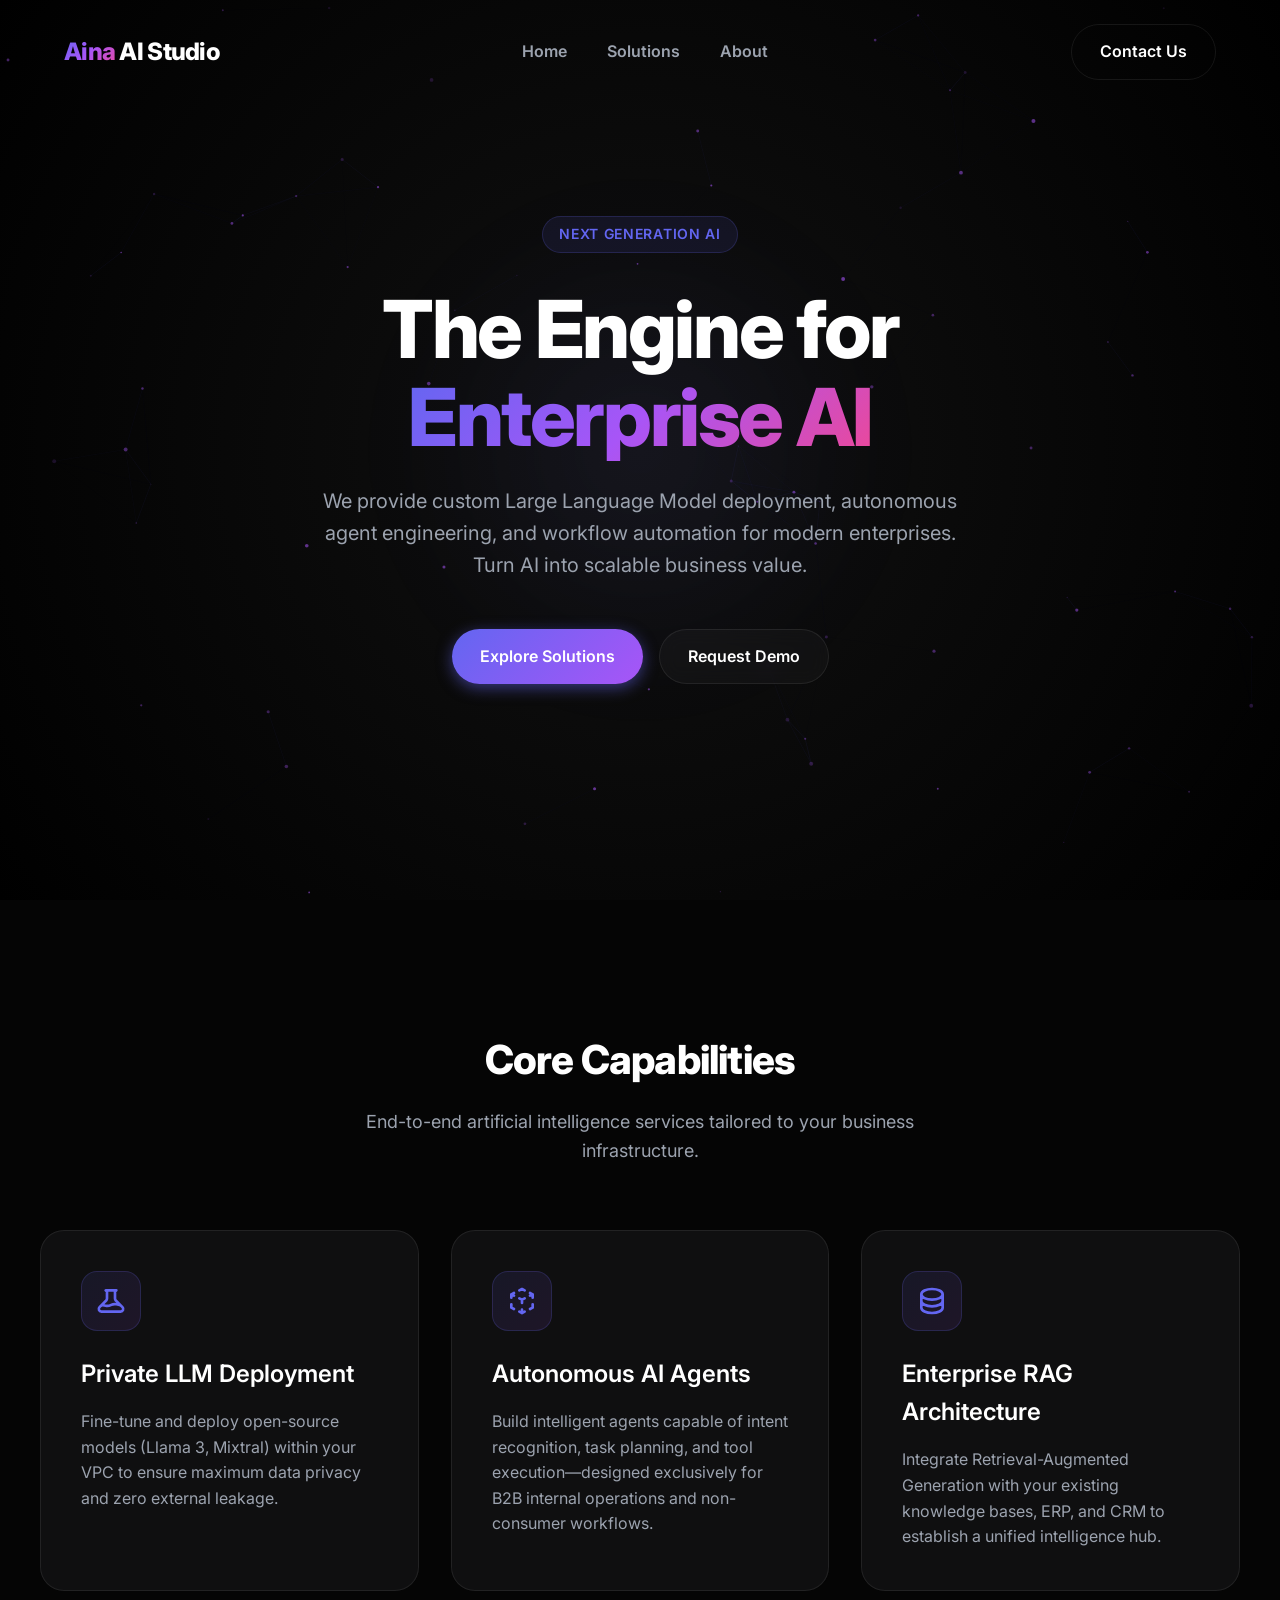
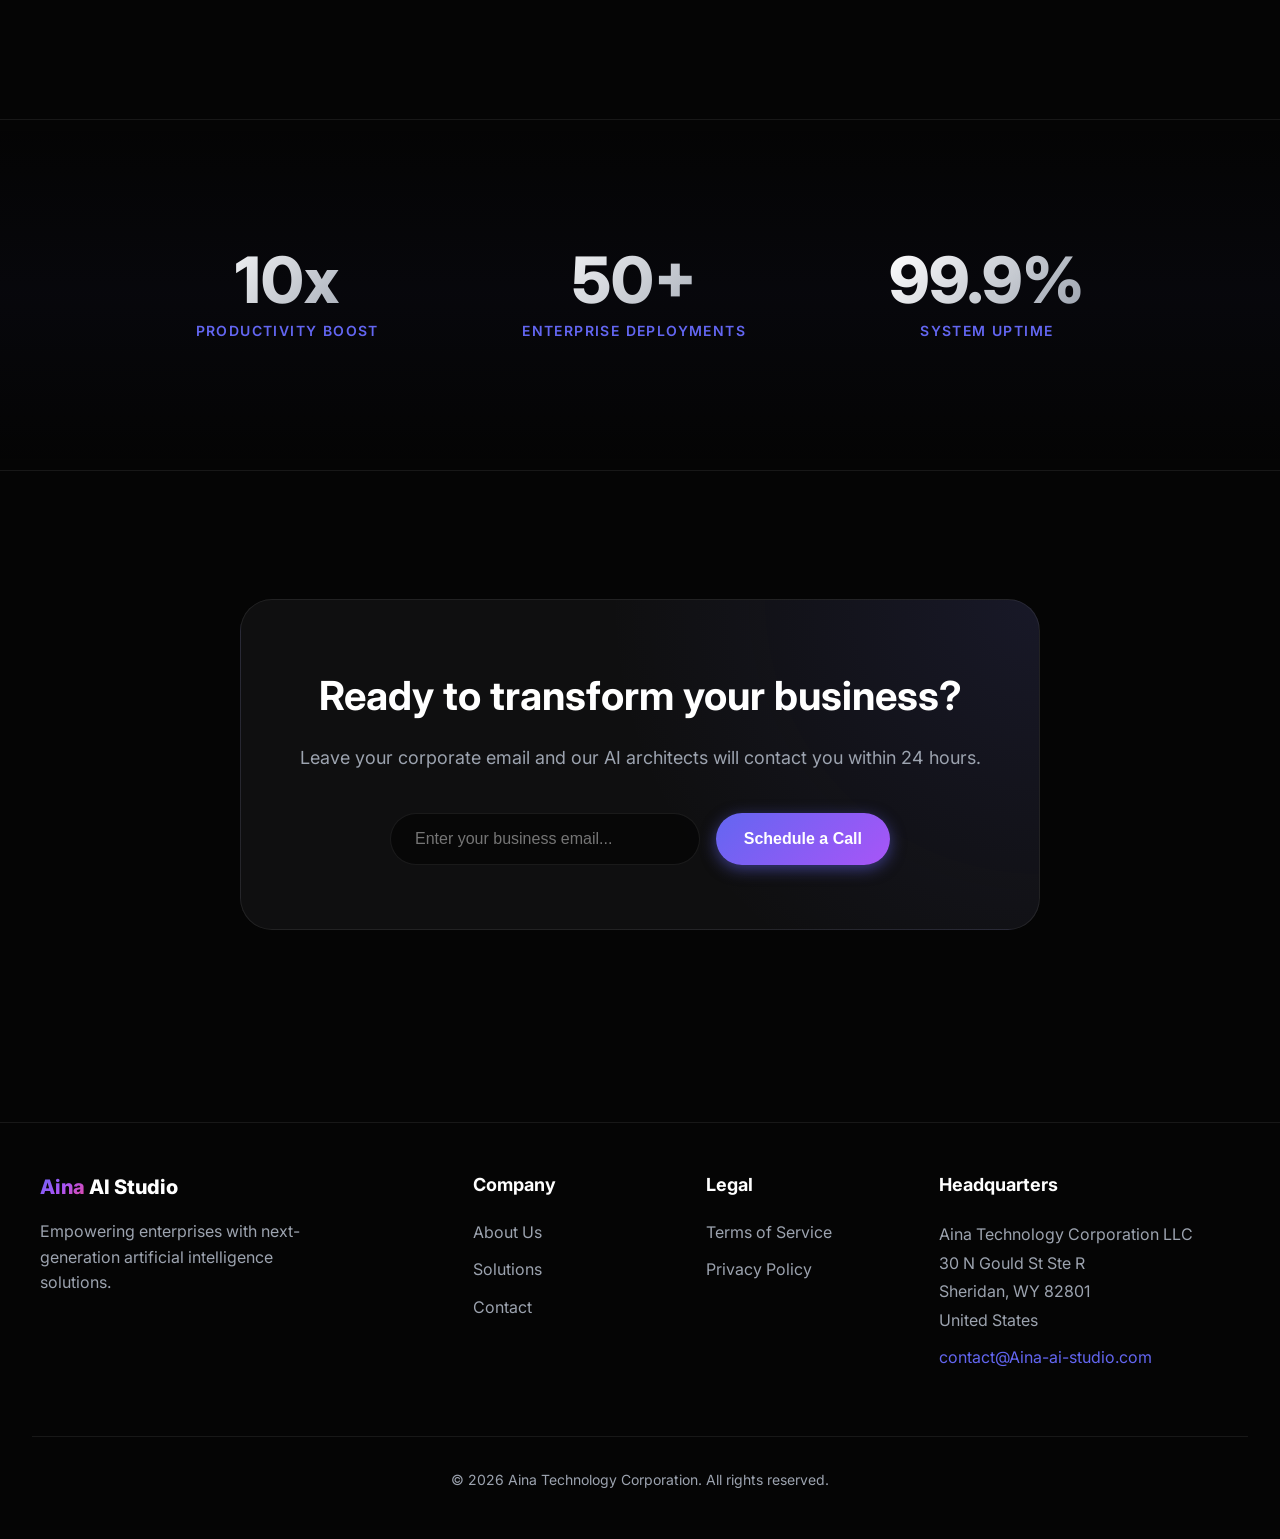
<file: index.html>
<!DOCTYPE html>
<html lang="en">
<head>
    <meta charset="UTF-8">
    <meta name="viewport" content="width=device-width, initial-scale=1.0">
    <meta name="description" content="Aina Technology Corporation - Leading enterprise AI solutions provider. Custom LLM deployment and autonomous agents.">
    <title>Aina Technology Corporation | Enterprise AI Solutions</title>
    <!-- Google Fonts: Inter -->
    <link rel="preconnect" href="https://fonts.googleapis.com">
    <link rel="preconnect" href="https://fonts.gstatic.com" crossorigin>
    <link href="https://fonts.googleapis.com/css2?family=Inter:wght@300;400;600;800&display=swap" rel="stylesheet">
    <link rel="stylesheet" href="styles.css">
</head>
<body>
    <!-- Background Canvas for Particles -->
    <canvas id="bg-canvas"></canvas>

    <!-- Navigation -->
    <nav class="navbar">
        <div class="logo">
            <span class="gradient-text">Aina</span> AI Studio
        </div>
        <ul class="nav-links">
            <li><a href="#home">Home</a></li>
            <li><a href="#services">Solutions</a></li>
            <li><a href="#about">About</a></li>
        </ul>
        <a href="#contact" class="btn btn-outline">Contact Us</a>
    </nav>

    <!-- Hero Section -->
    <section id="home" class="hero">
        <div class="hero-content">
            <div class="badge">Next Generation AI</div>
            <h1 class="hero-title">The Engine for<br><span class="gradient-text">Enterprise AI</span></h1>
            <p class="hero-subtitle">
                We provide custom Large Language Model deployment, autonomous agent engineering, and workflow automation for modern enterprises. Turn AI into scalable business value.
            </p>
            <div class="hero-actions">
                <a href="#services" class="btn btn-primary">Explore Solutions</a>
                <a href="#contact" class="btn btn-secondary">Request Demo</a>
            </div>
        </div>
    </section>

    <!-- Services Section -->
    <section id="services" class="services section-padding">
        <div class="section-header">
            <h2 class="section-title">Core Capabilities</h2>
            <p class="section-desc">End-to-end artificial intelligence services tailored to your business infrastructure.</p>
        </div>
        <div class="services-grid">
            <div class="service-card reveal">
                <div class="icon-wrapper">
                    <svg fill="none" stroke="currentColor" viewBox="0 0 24 24" xmlns="http://www.w3.org/2000/svg"><path stroke-linecap="round" stroke-linejoin="round" stroke-width="2" d="M19.428 15.428a2 2 0 00-1.022-.547l-2.387-.477a6 6 0 00-3.86.517l-.318.158a6 6 0 01-3.86.517L6.05 15.21a2 2 0 00-1.806.547M8 4h8l-1 1v5.172a2 2 0 00.586 1.414l5 5c1.26 1.26.367 3.414-1.415 3.414H4.828c-1.782 0-2.674-2.154-1.414-3.414l5-5A2 2 0 009 10.172V5L8 4z"></path></svg>
                </div>
                <h3>Private LLM Deployment</h3>
                <p>Fine-tune and deploy open-source models (Llama 3, Mixtral) within your VPC to ensure maximum data privacy and zero external leakage.</p>
            </div>
            <div class="service-card reveal" style="transition-delay: 0.1s;">
                <div class="icon-wrapper">
                    <svg fill="none" stroke="currentColor" viewBox="0 0 24 24" xmlns="http://www.w3.org/2000/svg"><path stroke-linecap="round" stroke-linejoin="round" stroke-width="2" d="M14 10l-2 1m0 0l-2-1m2 1v2.5M20 7l-2 1m2-1l-2-1m2 1v2.5M14 4l-2-1-2 1M4 7l2-1M4 7l2 1M4 7v2.5M12 21l-2-1m2 1l2-1m-2 1v-2.5M6 18l-2-1v-2.5M18 18l2-1v-2.5"></path></svg>
                </div>
                <h3>Autonomous AI Agents</h3>
                <p>Build intelligent agents capable of intent recognition, task planning, and tool execution—designed exclusively for B2B internal operations and non-consumer workflows.</p>
            </div>
            <div class="service-card reveal" style="transition-delay: 0.2s;">
                <div class="icon-wrapper">
                    <svg fill="none" stroke="currentColor" viewBox="0 0 24 24" xmlns="http://www.w3.org/2000/svg"><path stroke-linecap="round" stroke-linejoin="round" stroke-width="2" d="M4 7v10c0 2.21 3.582 4 8 4s8-1.79 8-4V7M4 7c0 2.21 3.582 4 8 4s8-1.79 8-4M4 7c0-2.21 3.582-4 8-4s8 1.79 8 4m0 5c0 2.21-3.582 4-8 4s-8-1.79-8-4"></path></svg>
                </div>
                <h3>Enterprise RAG Architecture</h3>
                <p>Integrate Retrieval-Augmented Generation with your existing knowledge bases, ERP, and CRM to establish a unified intelligence hub.</p>
            </div>
        </div>
    </section>

    <!-- Stat/Banner Section -->
    <section class="stats section-padding">
        <div class="stats-container reveal">
            <div class="stat-item">
                <div class="stat-number">10x</div>
                <div class="stat-label">Productivity Boost</div>
            </div>
            <div class="stat-item">
                <div class="stat-number">50+</div>
                <div class="stat-label">Enterprise Deployments</div>
            </div>
            <div class="stat-item">
                <div class="stat-number">99.9%</div>
                <div class="stat-label">System Uptime</div>
            </div>
        </div>
    </section>

    <!-- Contact Section -->
    <section id="contact" class="contact section-padding">
        <div class="contact-box reveal">
            <h2>Ready to transform your business?</h2>
            <p>Leave your corporate email and our AI architects will contact you within 24 hours.</p>
            <form class="contact-form" onsubmit="event.preventDefault(); alert('Submission successful! We will contact you shortly.');">
                <input type="email" placeholder="Enter your business email..." required class="form-input">
                <button type="submit" class="btn btn-primary">Schedule a Call</button>
            </form>
        </div>
    </section>

    <!-- Footer -->
    <footer class="footer">
        <div class="footer-content">
            <div class="footer-col brand-col">
                <div class="footer-logo">
                    <span class="gradient-text">Aina</span> AI Studio
                </div>
                <p class="footer-desc">Empowering enterprises with next-generation artificial intelligence solutions.</p>
            </div>
            <div class="footer-col">
                <h4>Company</h4>
                <ul>
                    <li><a href="#about">About Us</a></li>
                    <li><a href="#services">Solutions</a></li>
                    <li><a href="#contact">Contact</a></li>
                </ul>
            </div>
            <div class="footer-col">
                <h4>Legal</h4>
                <ul>
                    <li><a href="terms.html">Terms of Service</a></li>
                    <li><a href="privacy.html">Privacy Policy</a></li>
                </ul>
            </div>
            <div class="footer-col">
                <h4>Headquarters</h4>
                <address>
                    Aina Technology Corporation LLC<br>
                    30 N Gould St Ste R<br>
                    Sheridan, WY 82801<br>
                    United States<br>
                    <a href="mailto:contact@Aina-ai-studio.com">contact@Aina-ai-studio.com</a>
                </address>
            </div>
        </div>
        <div class="footer-bottom">
            <p class="copyright">&copy; 2026 Aina Technology Corporation. All rights reserved.</p>
        </div>
    </footer>

    <style>
        /* Extra styles appended directly for footer layout adjustments */
        .footer-content {
            display: grid;
            grid-template-columns: 2fr 1fr 1fr 1.5fr;
            gap: 2rem;
            align-items: start;
        }
        .footer-col h4 {
            font-size: 1.125rem;
            margin-bottom: 1.25rem;
            color: var(--text-primary);
        }
        .footer-col ul {
            display: flex;
            flex-direction: column;
            gap: 0.75rem;
        }
        .footer-col ul a {
            color: var(--text-secondary);
        }
        .footer-col ul a:hover {
            color: var(--accent-1);
        }
        .footer-col address {
            color: var(--text-secondary);
            font-style: normal;
            line-height: 1.8;
        }
        .footer-col address a {
            color: var(--accent-1);
            display: block;
            margin-top: 0.5rem;
        }
        .footer-desc {
            color: var(--text-secondary);
            margin-top: 1rem;
            max-width: 280px;
        }
        .footer-bottom {
            margin-top: 4rem;
            padding-top: 2rem;
            border-top: 1px solid var(--border-glass);
            text-align: center;
        }
        @media (max-width: 768px) {
            .footer-content {
                grid-template-columns: 1fr;
            }
        }
    </style>

    <script src="script.js"></script>
</body>
</html>
</file>
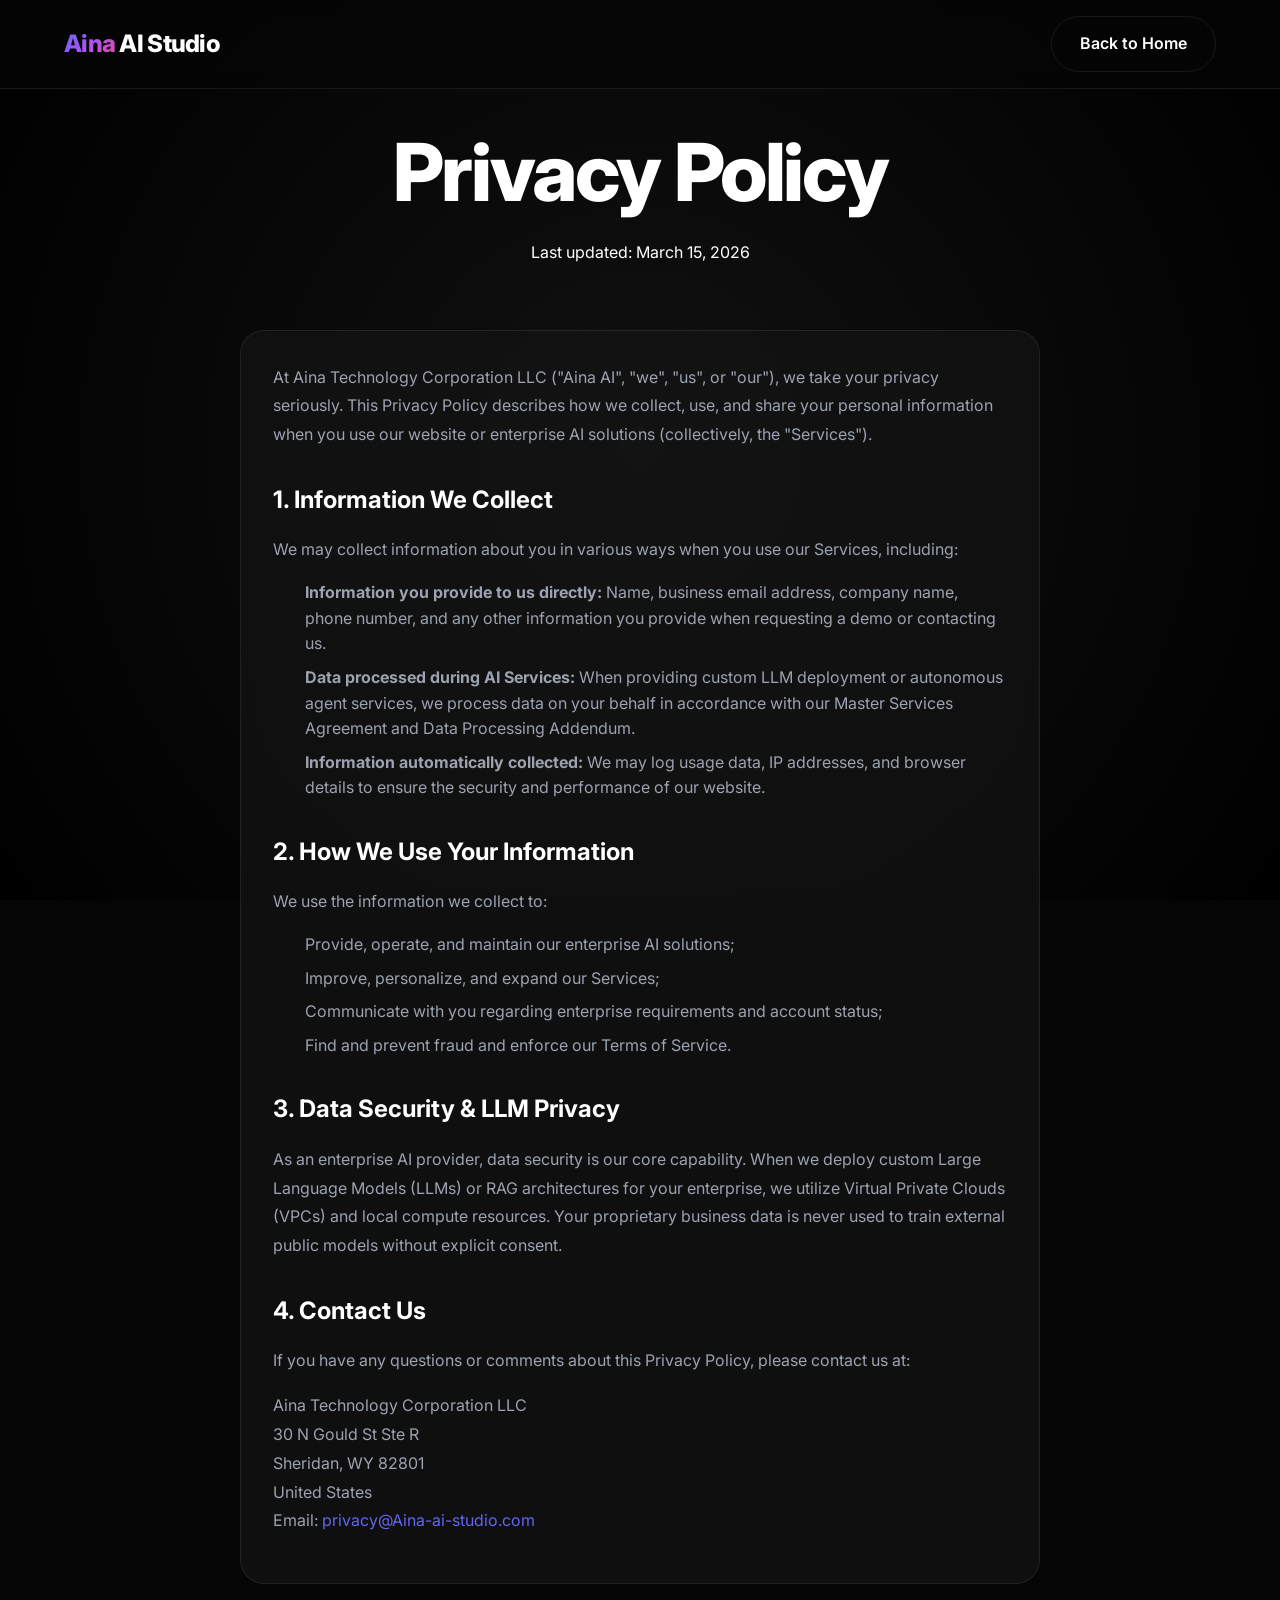
<file: privacy.html>
<!DOCTYPE html>
<html lang="en">
<head>
    <meta charset="UTF-8">
    <meta name="viewport" content="width=device-width, initial-scale=1.0">
    <title>Privacy Policy - Aina Technology Corporation</title>
    <link href="https://fonts.googleapis.com/css2?family=Inter:wght@300;400;600;800&display=swap" rel="stylesheet">
    <link rel="stylesheet" href="styles.css">
    <style>
        .page-header { padding: 8rem 2rem 4rem; text-align: center; }
        .page-content { max-width: 800px; margin: 0 auto; padding: 2rem; color: var(--text-secondary); background: var(--bg-panel); border: 1px solid var(--border-glass); border-radius: 24px; margin-bottom: 6rem; backdrop-filter: blur(10px); }
        .page-content h2 { color: var(--text-primary); margin-top: 2rem; margin-bottom: 1rem; }
        .page-content p { margin-bottom: 1rem; line-height: 1.8; }
        .page-content ul { padding-left: 2rem; margin-bottom: 1rem; }
        .page-content li { margin-bottom: 0.5rem; }
    </style>
</head>
<body>
    <nav class="navbar scrolled">
        <a href="index.html" class="logo"><span class="gradient-text">Aina</span> AI Studio</a>
        <a href="index.html" class="btn btn-outline">Back to Home</a>
    </nav>
    <div id="bg-canvas" style="position:fixed;top:0;left:0;width:100%;height:100%;z-index:-1;background: radial-gradient(circle at center, #111 0%, #000 100%);"></div>

    <div class="page-header">
        <h1 class="hero-title">Privacy Policy</h1>
        <p>Last updated: March 15, 2026</p>
    </div>

    <div class="page-content">
        <p>At Aina Technology Corporation LLC ("Aina AI", "we", "us", or "our"), we take your privacy seriously. This Privacy Policy describes how we collect, use, and share your personal information when you use our website or enterprise AI solutions (collectively, the "Services").</p>

        <h2>1. Information We Collect</h2>
        <p>We may collect information about you in various ways when you use our Services, including:</p>
        <ul>
            <li><strong>Information you provide to us directly:</strong> Name, business email address, company name, phone number, and any other information you provide when requesting a demo or contacting us.</li>
            <li><strong>Data processed during AI Services:</strong> When providing custom LLM deployment or autonomous agent services, we process data on your behalf in accordance with our Master Services Agreement and Data Processing Addendum.</li>
            <li><strong>Information automatically collected:</strong> We may log usage data, IP addresses, and browser details to ensure the security and performance of our website.</li>
        </ul>

        <h2>2. How We Use Your Information</h2>
        <p>We use the information we collect to:</p>
        <ul>
            <li>Provide, operate, and maintain our enterprise AI solutions;</li>
            <li>Improve, personalize, and expand our Services;</li>
            <li>Communicate with you regarding enterprise requirements and account status;</li>
            <li>Find and prevent fraud and enforce our Terms of Service.</li>
        </ul>

        <h2>3. Data Security & LLM Privacy</h2>
        <p>As an enterprise AI provider, data security is our core capability. When we deploy custom Large Language Models (LLMs) or RAG architectures for your enterprise, we utilize Virtual Private Clouds (VPCs) and local compute resources. Your proprietary business data is never used to train external public models without explicit consent.</p>

        <h2>4. Contact Us</h2>
        <p>If you have any questions or comments about this Privacy Policy, please contact us at:</p>
        <p>
            Aina Technology Corporation LLC<br>
            30 N Gould St Ste R<br>
            Sheridan, WY 82801<br>
            United States<br>
            Email: <a href="mailto:privacy@Aina-ai-studio.com" style="color:var(--accent-1)">privacy@Aina-ai-studio.com</a>
        </p>
    </div>
</body>
</html>
</file>
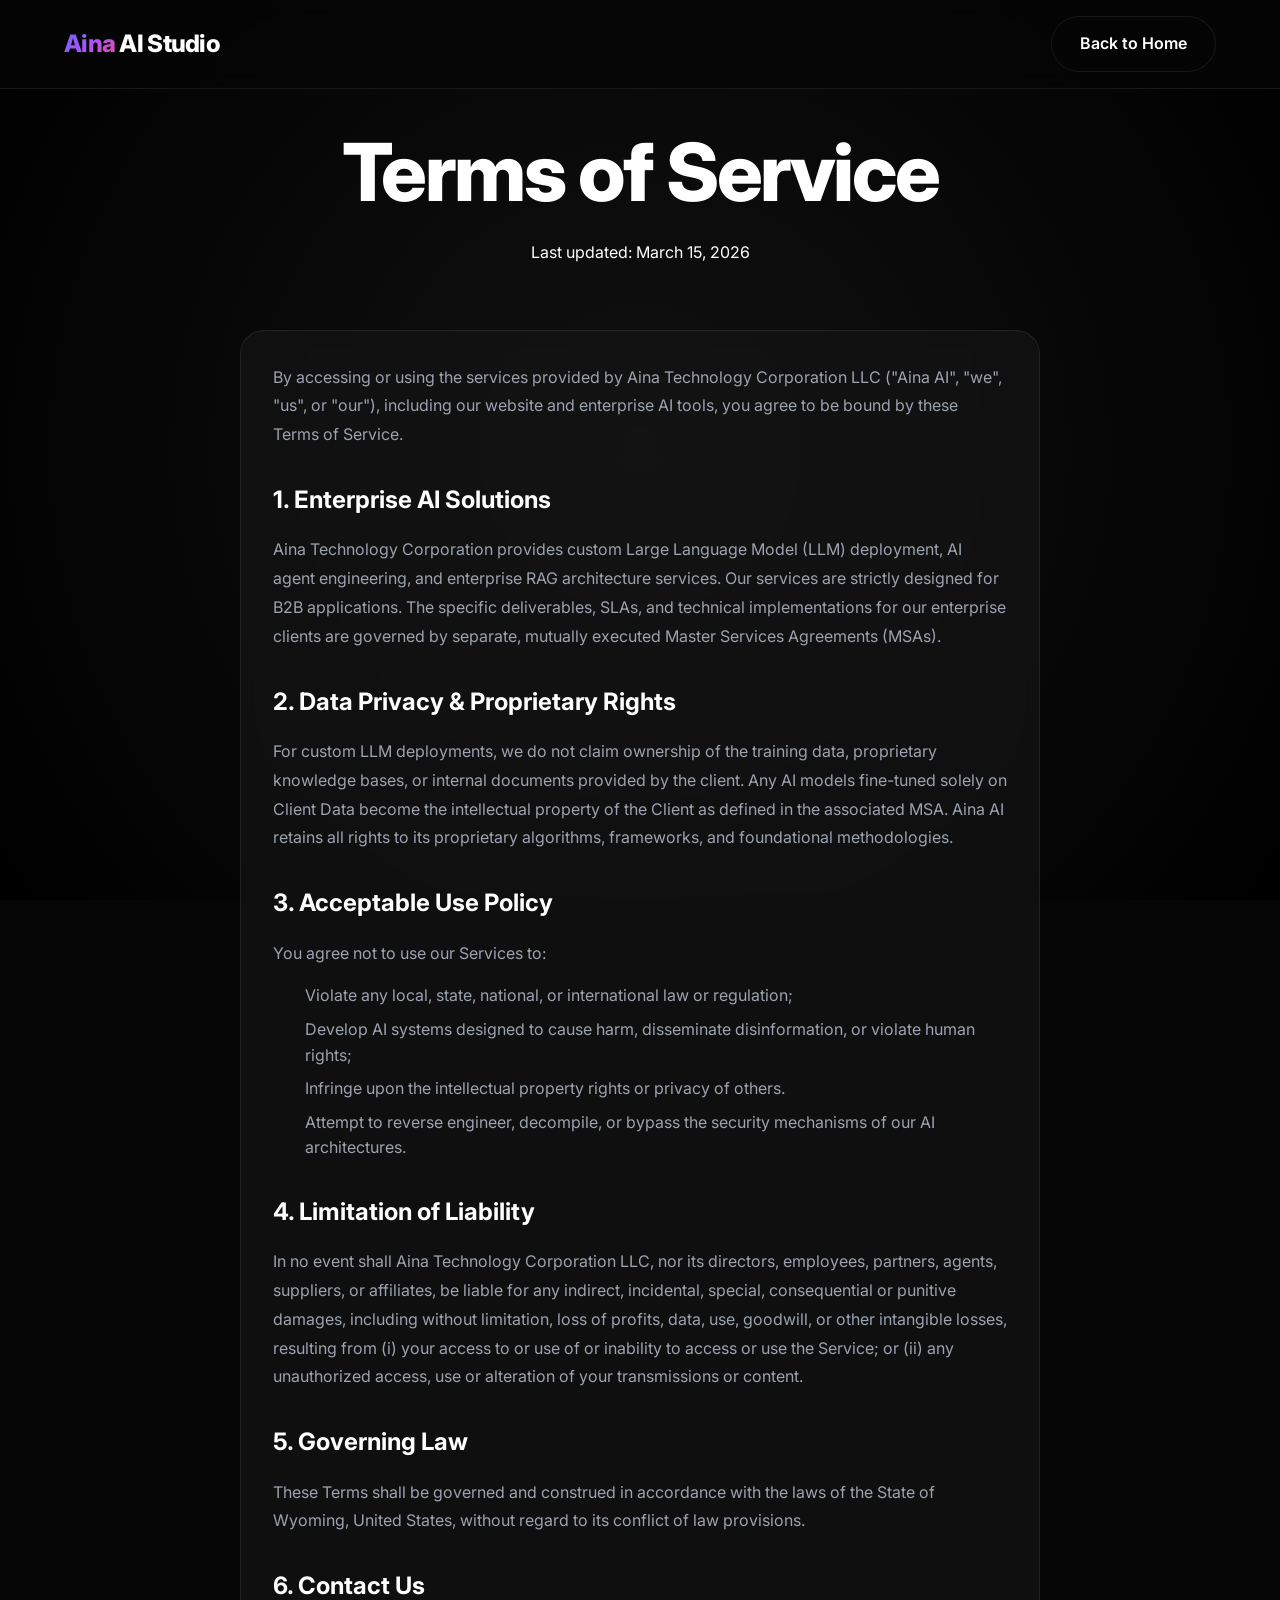
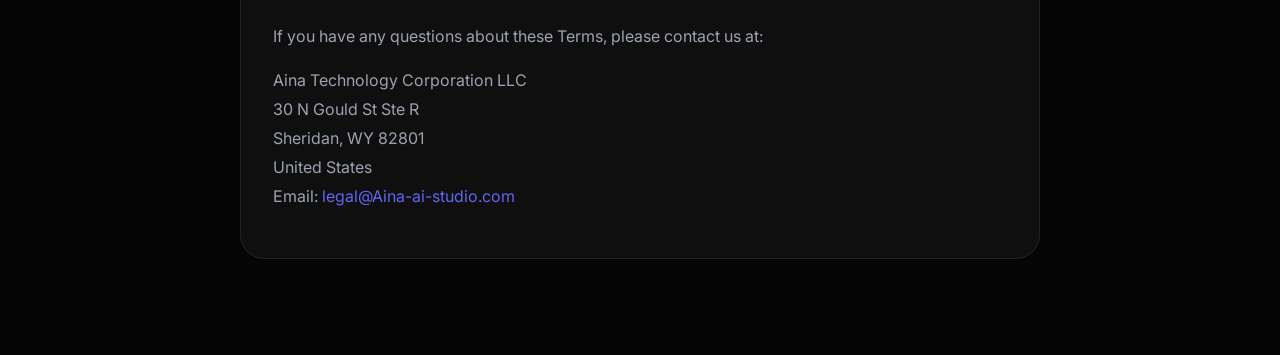
<file: terms.html>
<!DOCTYPE html>
<html lang="en">
<head>
    <meta charset="UTF-8">
    <meta name="viewport" content="width=device-width, initial-scale=1.0">
    <title>Terms of Service - Aina Technology Corporation</title>
    <link href="https://fonts.googleapis.com/css2?family=Inter:wght@300;400;600;800&display=swap" rel="stylesheet">
    <link rel="stylesheet" href="styles.css">
    <style>
        .page-header { padding: 8rem 2rem 4rem; text-align: center; }
        .page-content { max-width: 800px; margin: 0 auto; padding: 2rem; color: var(--text-secondary); background: var(--bg-panel); border: 1px solid var(--border-glass); border-radius: 24px; margin-bottom: 6rem; backdrop-filter: blur(10px); }
        .page-content h2 { color: var(--text-primary); margin-top: 2rem; margin-bottom: 1rem; }
        .page-content p { margin-bottom: 1rem; line-height: 1.8; }
        .page-content ul { padding-left: 2rem; margin-bottom: 1rem; }
        .page-content li { margin-bottom: 0.5rem; }
    </style>
</head>
<body>
    <nav class="navbar scrolled">
        <a href="index.html" class="logo"><span class="gradient-text">Aina</span> AI Studio</a>
        <a href="index.html" class="btn btn-outline">Back to Home</a>
    </nav>
    <div id="bg-canvas" style="position:fixed;top:0;left:0;width:100%;height:100%;z-index:-1;background: radial-gradient(circle at center, #111 0%, #000 100%);"></div>

    <div class="page-header">
        <h1 class="hero-title">Terms of Service</h1>
        <p>Last updated: March 15, 2026</p>
    </div>

    <div class="page-content">
        <p>By accessing or using the services provided by Aina Technology Corporation LLC ("Aina AI", "we", "us", or "our"), including our website and enterprise AI tools, you agree to be bound by these Terms of Service.</p>

        <h2>1. Enterprise AI Solutions</h2>
        <p>Aina Technology Corporation provides custom Large Language Model (LLM) deployment, AI agent engineering, and enterprise RAG architecture services. Our services are strictly designed for B2B applications. The specific deliverables, SLAs, and technical implementations for our enterprise clients are governed by separate, mutually executed Master Services Agreements (MSAs).</p>

        <h2>2. Data Privacy & Proprietary Rights</h2>
        <p>For custom LLM deployments, we do not claim ownership of the training data, proprietary knowledge bases, or internal documents provided by the client. Any AI models fine-tuned solely on Client Data become the intellectual property of the Client as defined in the associated MSA. Aina AI retains all rights to its proprietary algorithms, frameworks, and foundational methodologies.</p>

        <h2>3. Acceptable Use Policy</h2>
        <p>You agree not to use our Services to:</p>
        <ul>
            <li>Violate any local, state, national, or international law or regulation;</li>
            <li>Develop AI systems designed to cause harm, disseminate disinformation, or violate human rights;</li>
            <li>Infringe upon the intellectual property rights or privacy of others.</li>
            <li>Attempt to reverse engineer, decompile, or bypass the security mechanisms of our AI architectures.</li>
        </ul>

        <h2>4. Limitation of Liability</h2>
        <p>In no event shall Aina Technology Corporation LLC, nor its directors, employees, partners, agents, suppliers, or affiliates, be liable for any indirect, incidental, special, consequential or punitive damages, including without limitation, loss of profits, data, use, goodwill, or other intangible losses, resulting from (i) your access to or use of or inability to access or use the Service; or (ii) any unauthorized access, use or alteration of your transmissions or content.</p>

        <h2>5. Governing Law</h2>
        <p>These Terms shall be governed and construed in accordance with the laws of the State of Wyoming, United States, without regard to its conflict of law provisions.</p>

        <h2>6. Contact Us</h2>
        <p>If you have any questions about these Terms, please contact us at:</p>
        <p>
            Aina Technology Corporation LLC<br>
            30 N Gould St Ste R<br>
            Sheridan, WY 82801<br>
            United States<br>
            Email: <a href="mailto:legal@Aina-ai-studio.com" style="color:var(--accent-1)">legal@Aina-ai-studio.com</a>
        </p>
    </div>
</body>
</html>
</file>
<file: styles.css>
/* =========================================
   CSS Variables & Theme
========================================= */
:root {
    --bg-dark: #050505;
    --bg-panel: rgba(20, 20, 22, 0.7);
    --bg-glass: rgba(255, 255, 255, 0.03);
    
    --text-primary: #ffffff;
    --text-secondary: #9ca3af;
    
    --accent-1: #6366f1; /* Indigo */
    --accent-2: #a855f7; /* Purple */
    --accent-3: #ec4899; /* Pink */
    
    --glow-primary: rgba(99, 102, 241, 0.5);
    --glow-secondary: rgba(168, 85, 247, 0.5);
    
    --border-glass: rgba(255, 255, 255, 0.08);
    
    --font-heading: 'Inter', sans-serif;
    --font-body: 'Inter', sans-serif;
    
    --transition-fast: 0.2s ease;
    --transition-normal: 0.4s cubic-bezier(0.16, 1, 0.3, 1);
}

/* =========================================
   Reset & Base Styles
========================================= */
* {
    margin: 0;
    padding: 0;
    box-sizing: border-box;
}

html {
    scroll-behavior: smooth;
}

body {
    font-family: var(--font-body);
    background-color: var(--bg-dark);
    color: var(--text-primary);
    line-height: 1.6;
    overflow-x: hidden;
    position: relative;
}

/* Background Canvas */
#bg-canvas {
    position: fixed;
    top: 0;
    left: 0;
    width: 100vw;
    height: 100vh;
    z-index: -1;
    pointer-events: none;
    background: radial-gradient(circle at center, #111 0%, #000 100%);
}

a {
    text-decoration: none;
    color: inherit;
    transition: var(--transition-fast);
}

ul {
    list-style: none;
}

/* =========================================
   Typography & Utilities
========================================= */
.gradient-text {
    background: linear-gradient(135deg, var(--accent-1), var(--accent-2), var(--accent-3));
    -webkit-background-clip: text;
    -webkit-text-fill-color: transparent;
    background-clip: text;
    display: inline-block;
}

.section-padding {
    padding: 8rem 2rem;
}

.section-header {
    text-align: center;
    margin-bottom: 4rem;
}

.section-title {
    font-size: 2.5rem;
    font-weight: 800;
    margin-bottom: 1rem;
    letter-spacing: -0.02em;
}

.section-desc {
    color: var(--text-secondary);
    font-size: 1.125rem;
    max-width: 600px;
    margin: 0 auto;
}

.reveal {
    opacity: 0;
    transform: translateY(30px);
    transition: all 0.8s cubic-bezier(0.16, 1, 0.3, 1);
}

.reveal.active {
    opacity: 1;
    transform: translateY(0);
}

/* =========================================
   Buttons
========================================= */
.btn {
    display: inline-flex;
    align-items: center;
    justify-content: center;
    padding: 0.875rem 1.75rem;
    border-radius: 50px;
    font-weight: 600;
    font-size: 1rem;
    cursor: pointer;
    transition: var(--transition-normal);
    border: none;
    outline: none;
}

.btn-primary {
    background: linear-gradient(135deg, var(--accent-1), var(--accent-2));
    color: white;
    box-shadow: 0 4px 15px var(--glow-primary);
}

.btn-primary:hover {
    transform: translateY(-2px);
    box-shadow: 0 8px 25px var(--glow-primary);
    filter: brightness(1.1);
}

.btn-secondary {
    background: var(--bg-glass);
    color: white;
    border: 1px solid var(--border-glass);
    backdrop-filter: blur(10px);
}

.btn-secondary:hover {
    background: rgba(255, 255, 255, 0.1);
    transform: translateY(-2px);
}

.btn-outline {
    background: transparent;
    border: 1px solid var(--border-glass);
    color: white;
}

.btn-outline:hover {
    border-color: var(--accent-1);
    background: rgba(99, 102, 241, 0.1);
}

/* =========================================
   Navigation
========================================= */
.navbar {
    position: fixed;
    top: 0;
    left: 0;
    width: 100%;
    padding: 1.5rem 5%;
    display: flex;
    justify-content: space-between;
    align-items: center;
    z-index: 1000;
    transition: var(--transition-normal);
    backdrop-filter: blur(0px);
    border-bottom: 1px solid transparent;
}

.navbar.scrolled {
    padding: 1rem 5%;
    background: rgba(5, 5, 5, 0.8);
    backdrop-filter: blur(12px);
    border-bottom: 1px solid var(--border-glass);
}

.logo {
    font-size: 1.5rem;
    font-weight: 800;
    letter-spacing: -0.03em;
}

.nav-links {
    display: flex;
    gap: 2.5rem;
}

.nav-links a {
    font-weight: 600;
    color: var(--text-secondary);
    position: relative;
}

.nav-links a:hover {
    color: var(--text-primary);
}

.nav-links a::after {
    content: '';
    position: absolute;
    bottom: -4px;
    left: 0;
    width: 0%;
    height: 2px;
    background: linear-gradient(90deg, var(--accent-1), var(--accent-2));
    transition: var(--transition-normal);
    border-radius: 2px;
}

.nav-links a:hover::after {
    width: 100%;
}

/* =========================================
   Hero Section
========================================= */
.hero {
    height: 100vh;
    display: flex;
    align-items: center;
    justify-content: center;
    text-align: center;
    position: relative;
    padding: 0 2rem;
}

.hero::before {
    content: '';
    position: absolute;
    top: 50%;
    left: 50%;
    transform: translate(-50%, -50%);
    width: 600px;
    height: 600px;
    background: radial-gradient(circle, var(--glow-primary) 0%, transparent 60%);
    opacity: 0.15;
    z-index: -1;
    filter: blur(60px);
    animation: pulseGlow 8s infinite alternate;
}

.badge {
    display: inline-block;
    padding: 0.4rem 1rem;
    border-radius: 50px;
    background: rgba(99, 102, 241, 0.1);
    border: 1px solid rgba(99, 102, 241, 0.2);
    color: var(--accent-1);
    font-size: 0.875rem;
    font-weight: 600;
    margin-bottom: 2rem;
    letter-spacing: 0.05em;
    text-transform: uppercase;
}

.hero-title {
    font-size: clamp(3rem, 8vw, 5rem);
    font-weight: 800;
    line-height: 1.1;
    margin-bottom: 1.5rem;
    letter-spacing: -0.03em;
}

.hero-subtitle {
    font-size: clamp(1.1rem, 2vw, 1.25rem);
    color: var(--text-secondary);
    max-width: 650px;
    margin: 0 auto 3rem auto;
}

.hero-actions {
    display: flex;
    gap: 1rem;
    justify-content: center;
}

/* =========================================
   Services Section
========================================= */
.services-grid {
    display: grid;
    grid-template-columns: repeat(auto-fit, minmax(300px, 1fr));
    gap: 2rem;
    max-width: 1200px;
    margin: 0 auto;
}

.service-card {
    background: var(--bg-panel);
    border: 1px solid var(--border-glass);
    border-radius: 24px;
    padding: 2.5rem;
    position: relative;
    overflow: hidden;
    transition: var(--transition-normal);
    backdrop-filter: blur(10px);
}

.service-card::before {
    content: '';
    position: absolute;
    top: 0;
    left: 0;
    width: 100%;
    height: 100%;
    background: radial-gradient(800px circle at var(--mouse-x, 50%) var(--mouse-y, 50%), rgba(255, 255, 255, 0.06), transparent 40%);
    pointer-events: none;
    opacity: 0;
    transition: opacity 0.3s ease;
}

.service-card:hover::before {
    opacity: 1;
}

.service-card:hover {
    transform: translateY(-5px);
    border-color: rgba(99, 102, 241, 0.3);
    box-shadow: 0 10px 40px rgba(0, 0, 0, 0.5);
}

.icon-wrapper {
    width: 60px;
    height: 60px;
    border-radius: 16px;
    background: linear-gradient(135deg, rgba(99, 102, 241, 0.1), rgba(168, 85, 247, 0.1));
    display: flex;
    align-items: center;
    justify-content: center;
    margin-bottom: 1.5rem;
    color: var(--accent-1);
    border: 1px solid rgba(99, 102, 241, 0.2);
}

.icon-wrapper svg {
    width: 32px;
    height: 32px;
}

.service-card h3 {
    font-size: 1.5rem;
    margin-bottom: 1rem;
    font-weight: 600;
}

.service-card p {
    color: var(--text-secondary);
}

/* =========================================
   Stats Banner
========================================= */
.stats {
    background: linear-gradient(180deg, transparent, rgba(99, 102, 241, 0.03), transparent);
    border-top: 1px solid var(--border-glass);
    border-bottom: 1px solid var(--border-glass);
}

.stats-container {
    max-width: 1000px;
    margin: 0 auto;
    display: flex;
    justify-content: space-around;
    flex-wrap: wrap;
    gap: 2rem;
    text-align: center;
}

.stat-number {
    font-size: 4rem;
    font-weight: 800;
    background: linear-gradient(135deg, #fff, var(--text-secondary));
    -webkit-background-clip: text;
    -webkit-text-fill-color: transparent;
    line-height: 1;
    margin-bottom: 0.5rem;
}

.stat-label {
    color: var(--accent-1);
    font-weight: 600;
    letter-spacing: 0.1em;
    text-transform: uppercase;
    font-size: 0.875rem;
}

/* =========================================
   Contact Section
========================================= */
.contact-box {
    max-width: 800px;
    margin: 0 auto;
    background: radial-gradient(circle at top right, rgba(99, 102, 241, 0.1), transparent 50%), var(--bg-panel);
    border: 1px solid var(--border-glass);
    border-radius: 32px;
    padding: 4rem 2rem;
    text-align: center;
    backdrop-filter: blur(10px);
}

.contact-box h2 {
    font-size: 2.5rem;
    margin-bottom: 1rem;
}

.contact-box p {
    color: var(--text-secondary);
    margin-bottom: 2.5rem;
    font-size: 1.125rem;
}

.contact-form {
    display: flex;
    gap: 1rem;
    max-width: 500px;
    margin: 0 auto;
}

.form-input {
    flex: 1;
    padding: 1rem 1.5rem;
    border-radius: 50px;
    background: rgba(0, 0, 0, 0.5);
    border: 1px solid var(--border-glass);
    color: white;
    font-size: 1rem;
    outline: none;
    transition: var(--transition-fast);
}

.form-input:focus {
    border-color: var(--accent-1);
    box-shadow: 0 0 0 3px rgba(99, 102, 241, 0.2);
}

/* =========================================
   Footer
========================================= */
.footer {
    padding: 3rem 2rem;
    border-top: 1px solid var(--border-glass);
    margin-top: 4rem;
}

.footer-content {
    max-width: 1200px;
    margin: 0 auto;
    display: flex;
    justify-content: space-between;
    align-items: center;
    flex-wrap: wrap;
    gap: 1rem;
}

.footer-logo {
    font-weight: 800;
    font-size: 1.25rem;
}

.copyright {
    color: var(--text-secondary);
    font-size: 0.875rem;
}

/* =========================================
   Animations & Media Queries
========================================= */
@keyframes pulseGlow {
    0% { transform: translate(-50%, -50%) scale(1); opacity: 0.1; }
    100% { transform: translate(-50%, -50%) scale(1.1); opacity: 0.2; }
}

@media (max-width: 768px) {
    .nav-links {
        display: none; /* Can add hamburger menu later */
    }
    
    .hero-actions {
        flex-direction: column;
    }
    
    .contact-form {
        flex-direction: column;
    }
    
    .footer-content {
        flex-direction: column;
        text-align: center;
    }
}
</file>
